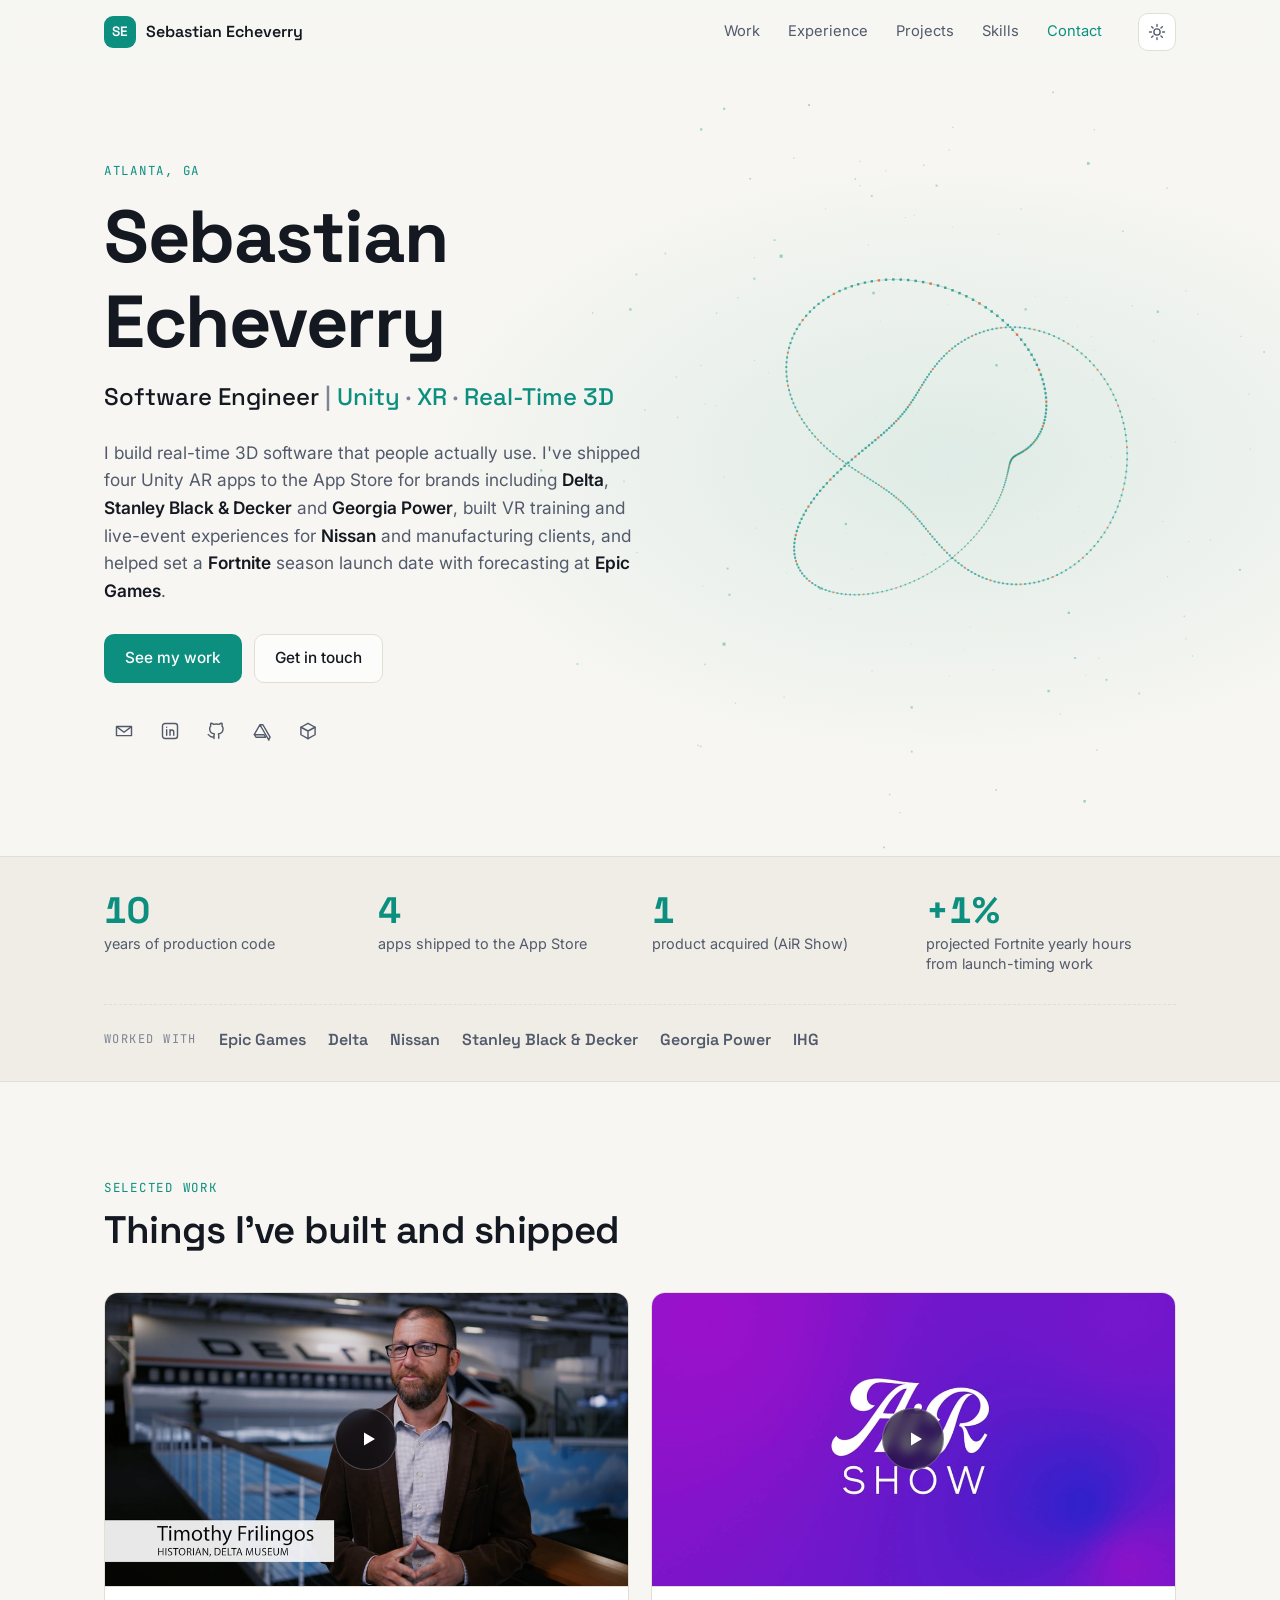
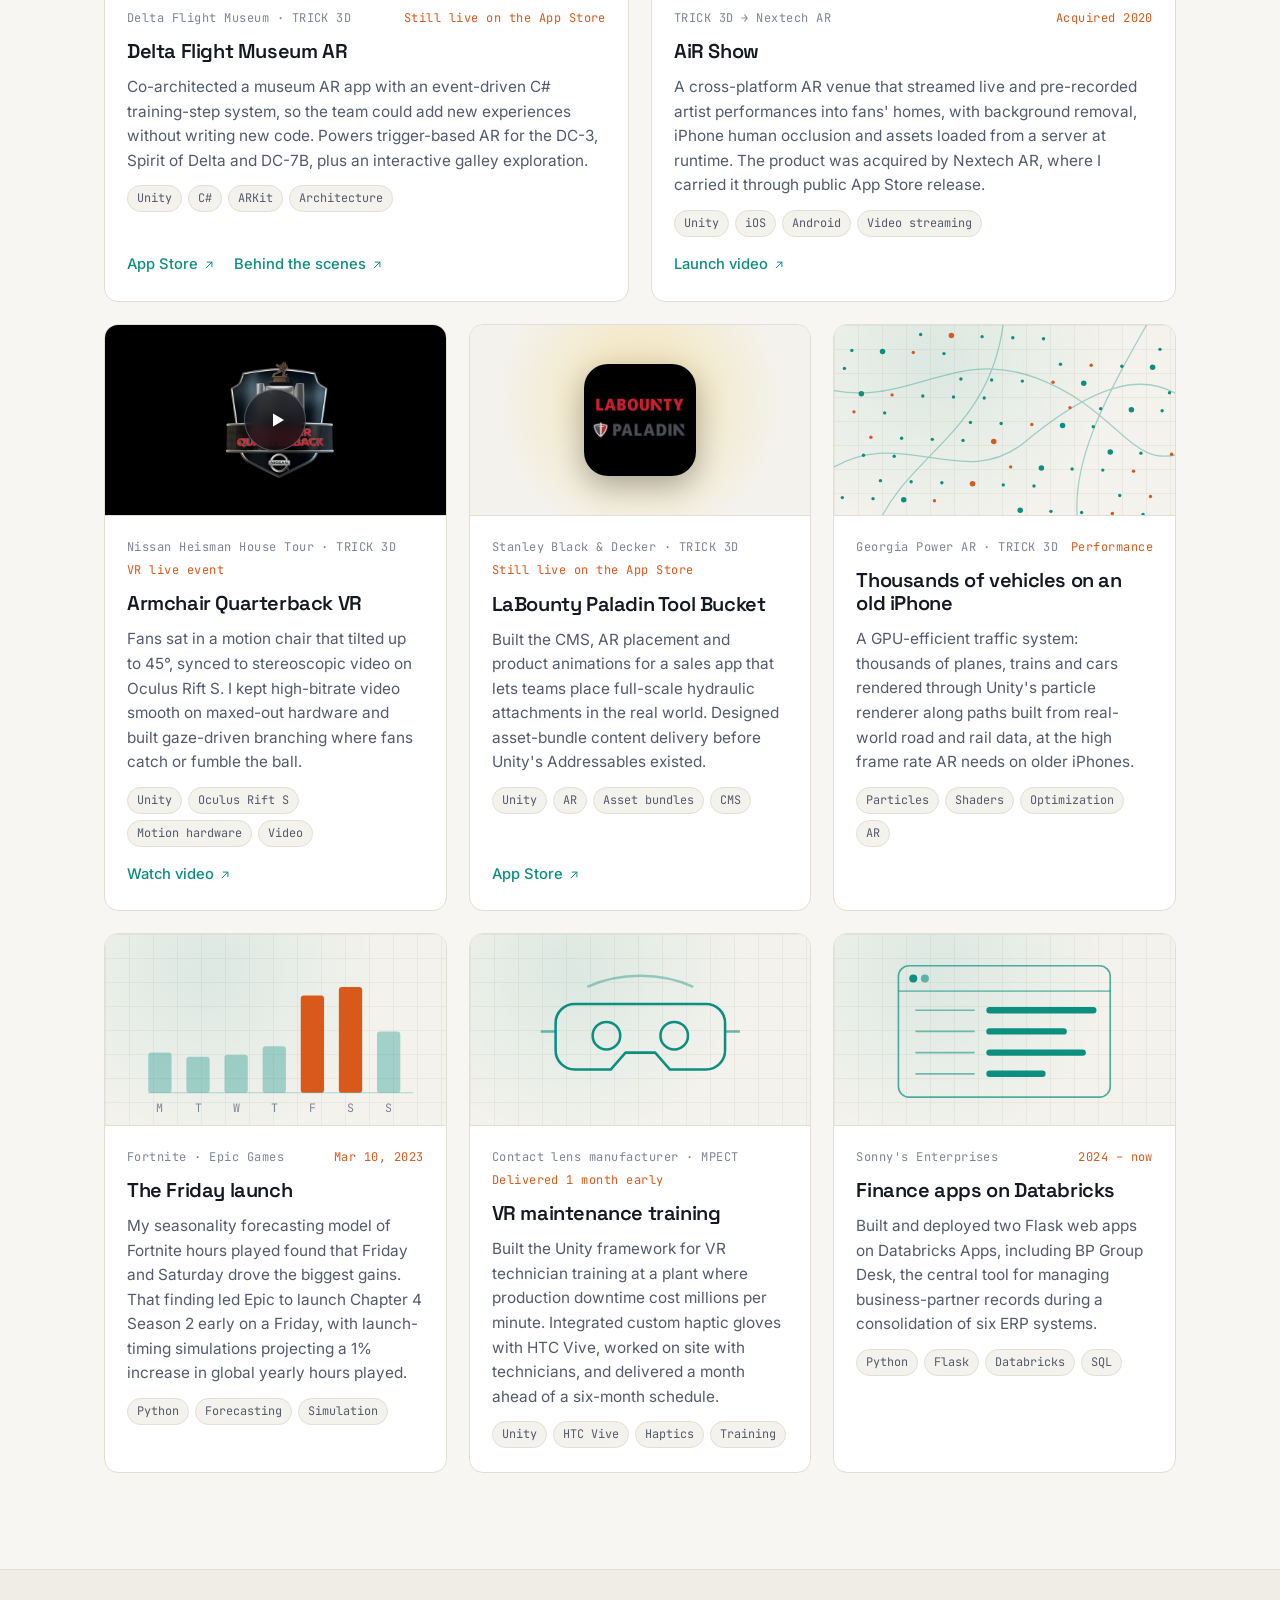
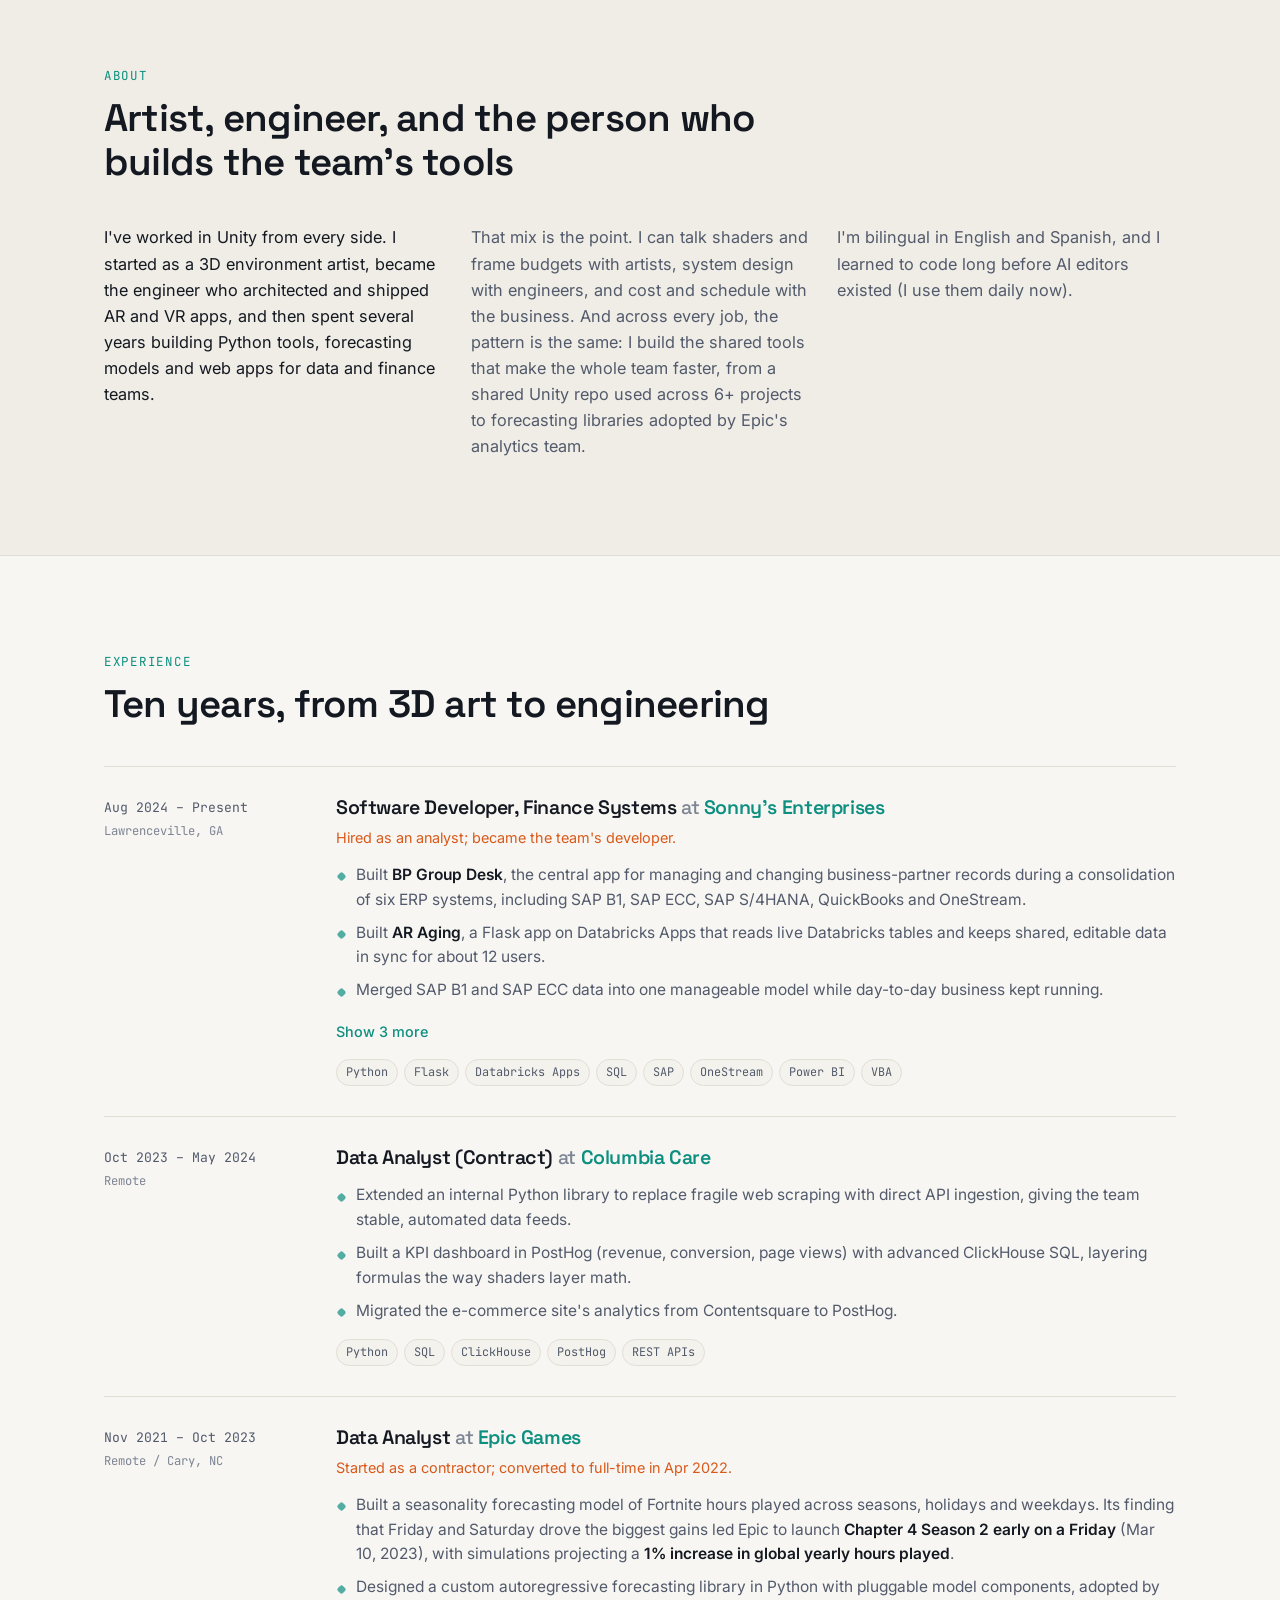
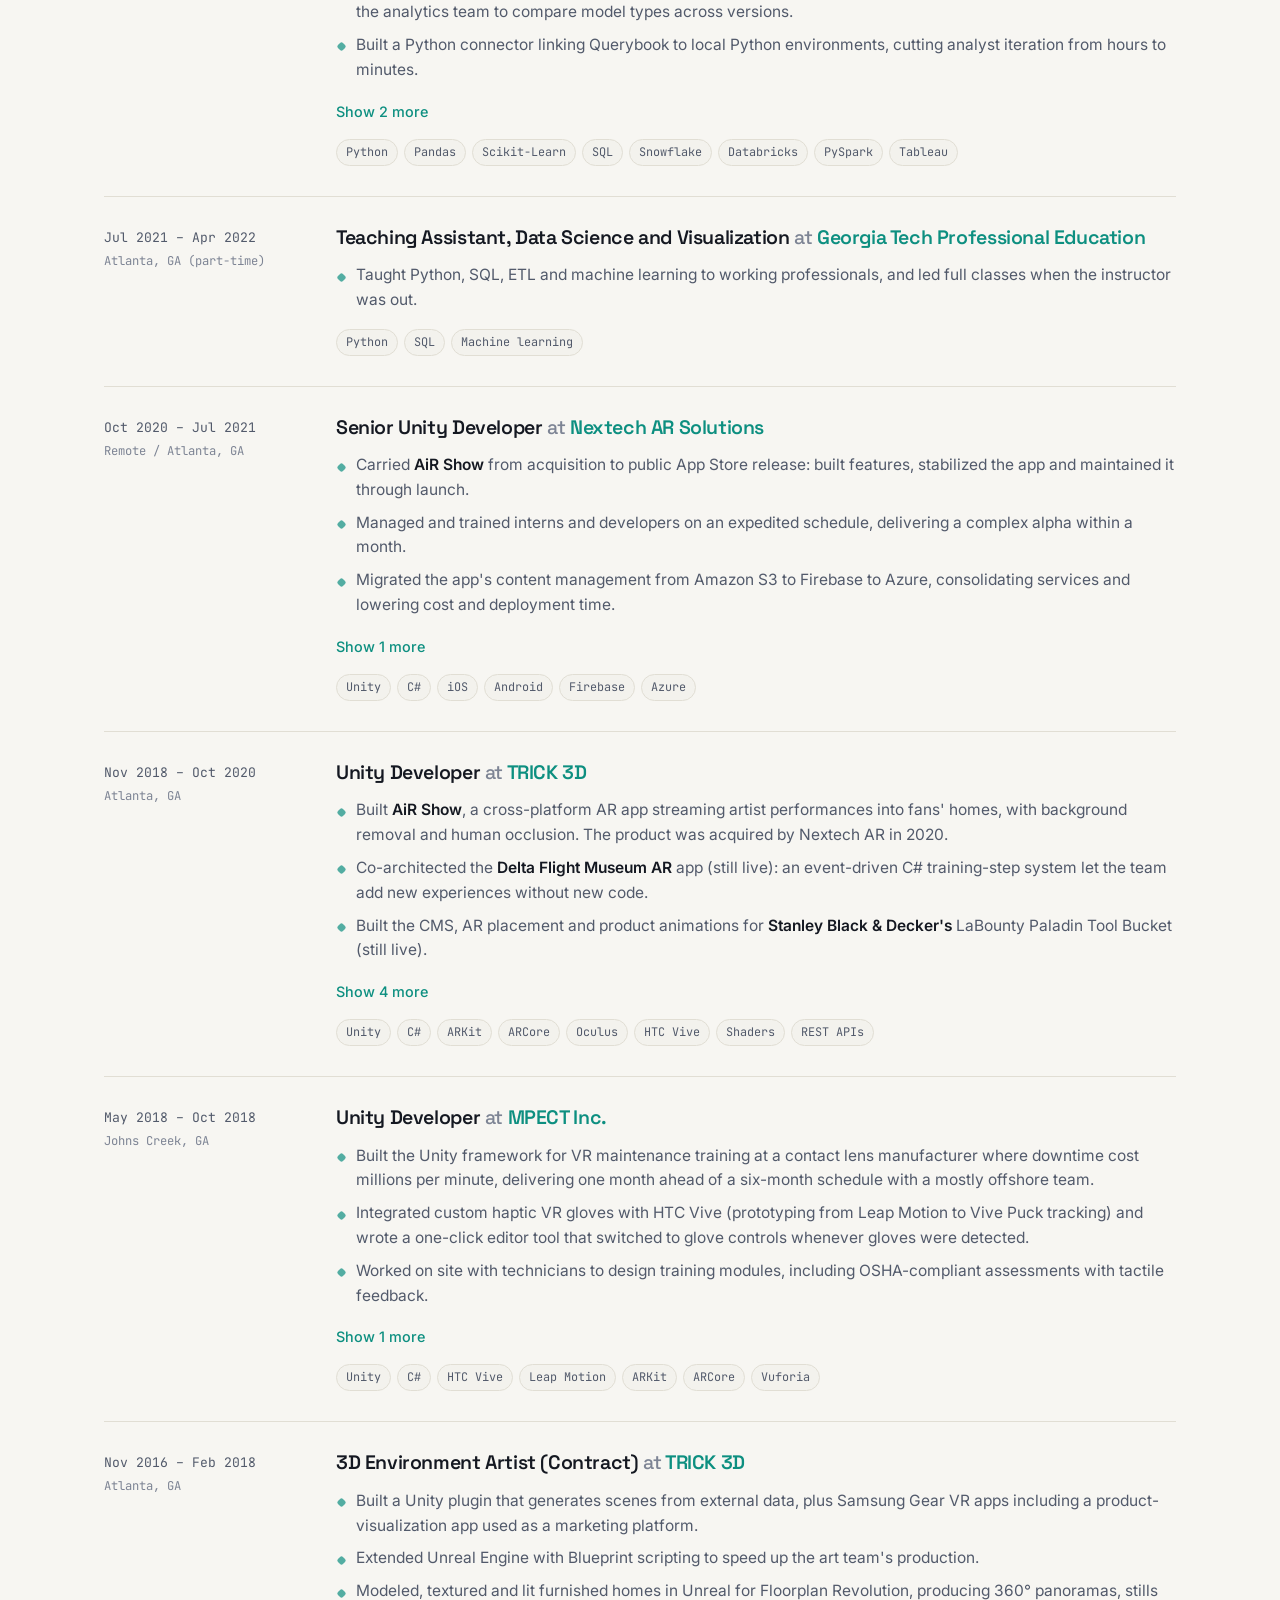
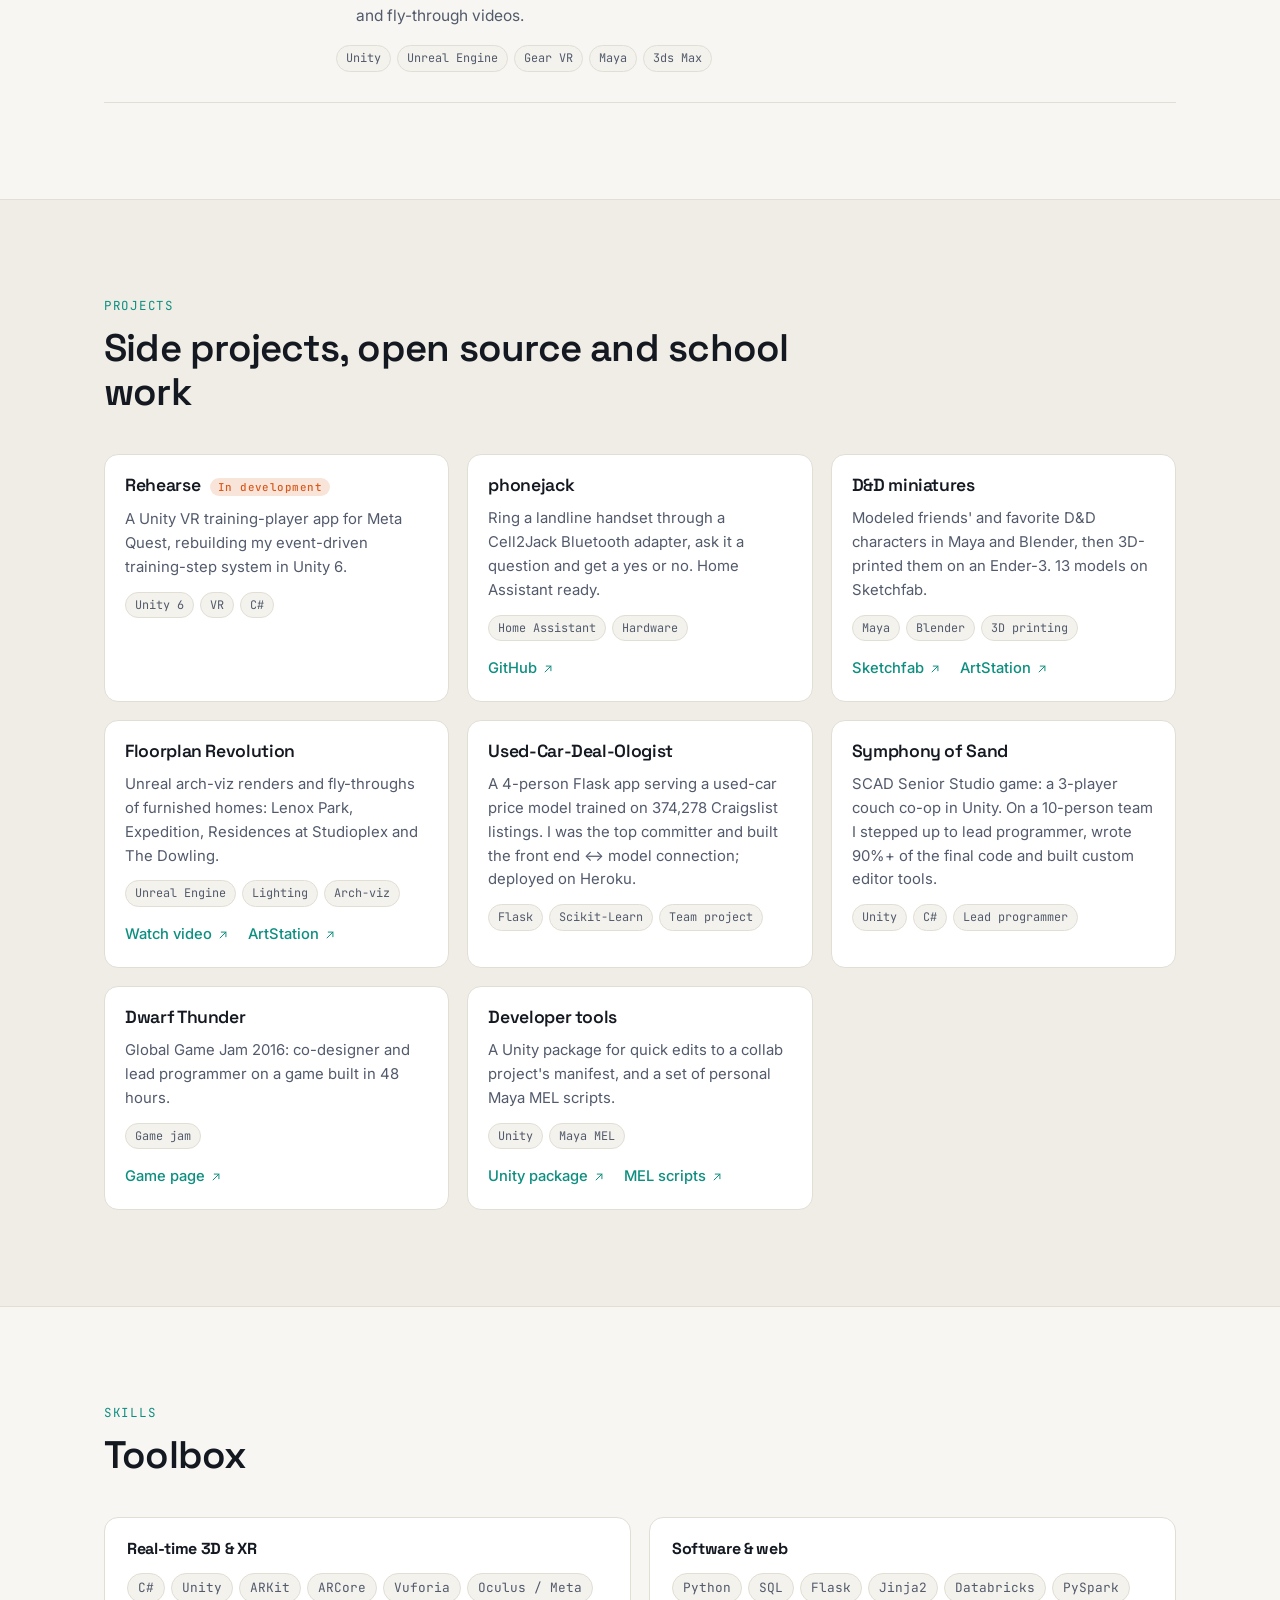
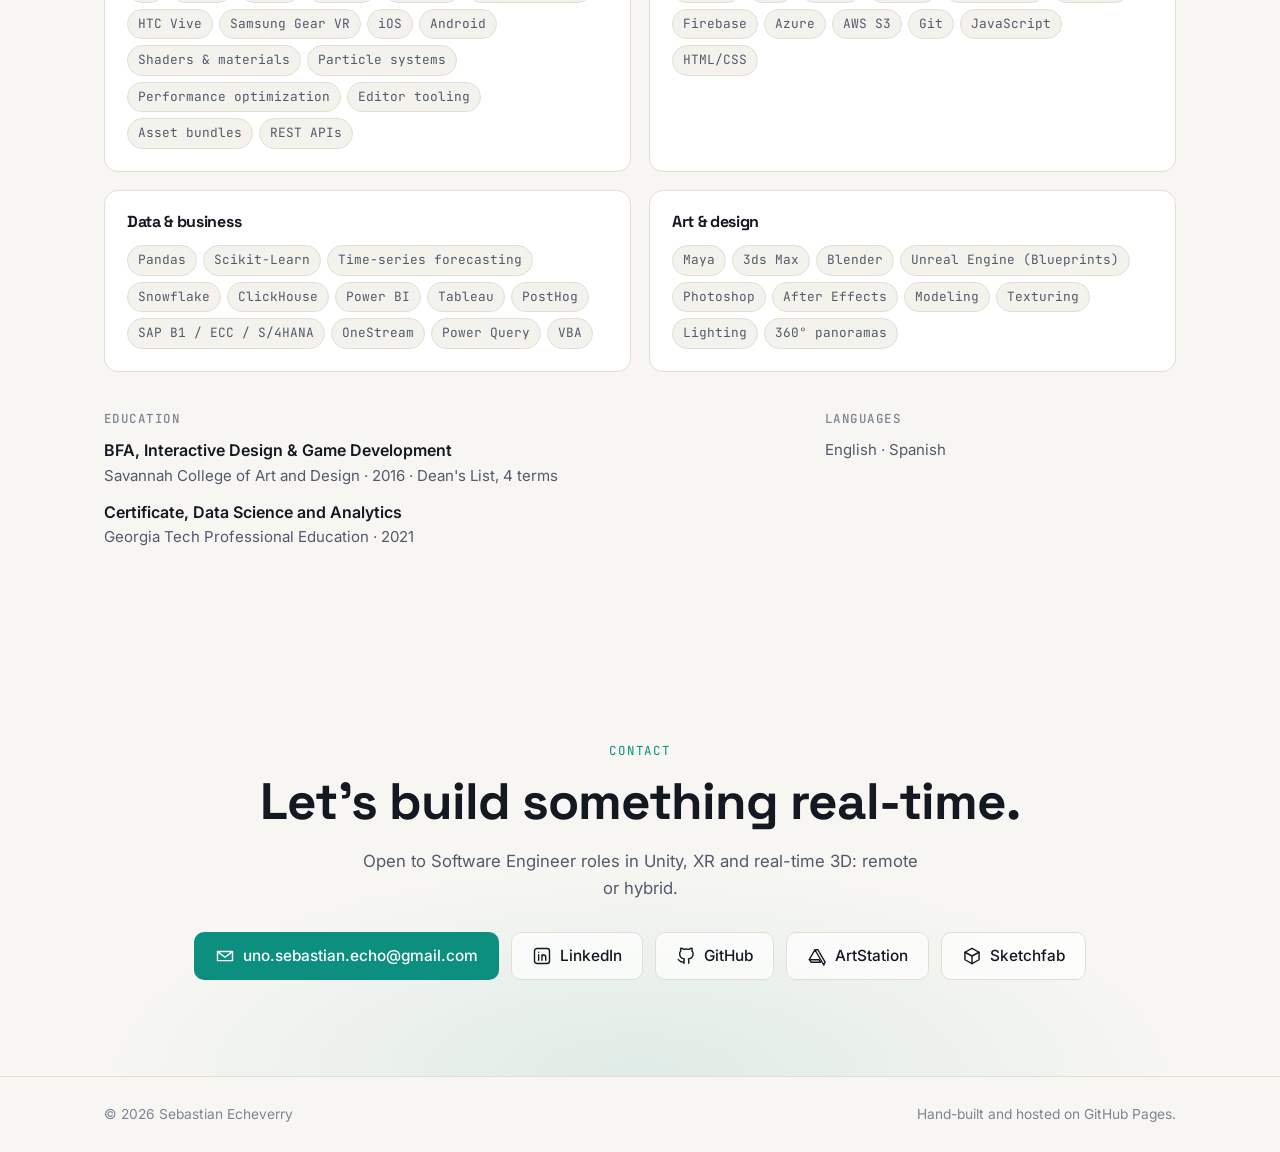
<file: index.html>
<!doctype html>
<html lang="en">
  <head>
    <meta charset="utf-8" />
    <meta name="viewport" content="width=device-width, initial-scale=1" />
    <title>Sebastian Echeverry · Software Engineer | Unity · XR · Real-Time 3D</title>
    <meta
      name="description"
      content="Sebastian Echeverry is an Atlanta-based software engineer working in Unity, XR and real-time 3D. Shipped AR apps for Delta, Stanley Black & Decker and Georgia Power; VR for Nissan; forecasting tools at Epic Games."
    />
    <meta name="theme-color" content="#0b0e14" />
    <link rel="canonical" href="https://uno-sebastian.github.io/" />
    <link rel="icon" href="assets/img/favicon.svg" type="image/svg+xml" />

    <meta property="og:type" content="website" />
    <meta property="og:url" content="https://uno-sebastian.github.io/" />
    <meta property="og:title" content="Sebastian Echeverry · Software Engineer | Unity · XR · Real-Time 3D" />
    <meta
      property="og:description"
      content="AR and VR apps for Delta, Stanley Black & Decker, Georgia Power and Nissan; forecasting tools at Epic Games; full-stack apps on Databricks."
    />
    <meta property="og:image" content="https://uno-sebastian.github.io/assets/img/delta-museum.jpg" />
    <meta name="twitter:card" content="summary_large_image" />

    <link rel="preconnect" href="https://fonts.googleapis.com" />
    <link rel="preconnect" href="https://fonts.gstatic.com" crossorigin />
    <link
      href="https://fonts.googleapis.com/css2?family=Inter:wght@400;500;600&family=JetBrains+Mono:wght@400;500&family=Space+Grotesk:wght@500;600;700&display=swap"
      rel="stylesheet"
    />
    <link rel="stylesheet" href="assets/css/style.css" />

    <script>
      // Apply the saved light/dark choice before the page paints.
      try {
        var t = localStorage.getItem("theme");
        if (t === "light" || t === "dark") document.documentElement.setAttribute("data-theme", t);
      } catch (e) {}
    </script>
  </head>
  <body>
    <a class="skip-link" href="#main">Skip to content</a>

    <header class="site-header">
      <div class="container header-inner">
        <a class="brand" href="#top" aria-label="Back to top"><span class="brand-mark">SE</span><span class="brand-name" data-bind="name"></span></a>
        <nav class="nav" aria-label="Sections">
          <a href="#work">Work</a>
          <a href="#experience">Experience</a>
          <a href="#projects">Projects</a>
          <a href="#skills">Skills</a>
          <a href="#contact" class="nav-cta">Contact</a>
        </nav>
        <button class="theme-toggle" type="button" aria-label="Switch light or dark theme">
          <svg class="icon-sun" viewBox="0 0 24 24" aria-hidden="true"><circle cx="12" cy="12" r="4.2" /><path d="M12 2v2.5M12 19.5V22M2 12h2.5M19.5 12H22M4.9 4.9l1.8 1.8M17.3 17.3l1.8 1.8M4.9 19.1l1.8-1.8M17.3 6.7l1.8-1.8" /></svg>
          <svg class="icon-moon" viewBox="0 0 24 24" aria-hidden="true"><path d="M20 14.5A8 8 0 0 1 9.5 4a8 8 0 1 0 10.5 10.5Z" /></svg>
        </button>
      </div>
    </header>

    <main id="main">
      <section class="hero" id="top">
        <canvas class="hero-canvas" aria-hidden="true"></canvas>
        <div class="container hero-inner">
          <p class="eyebrow" data-bind="location"></p>
          <h1 class="hero-title"><span data-bind="name"></span></h1>
          <p class="hero-role"><span data-bind="headline"></span> <span class="hero-specialties" data-bind="specialties"></span></p>
          <p class="hero-intro" data-bind="intro"></p>
          <div class="hero-actions">
            <a class="btn btn-primary" href="#work">See my work</a>
            <a class="btn btn-ghost" href="#contact">Get in touch</a>
          </div>
          <ul class="social" data-bind="social"></ul>
        </div>
      </section>

      <section class="stats-band" aria-label="Highlights">
        <div class="container">
          <ul class="stats" data-bind="stats"></ul>
          <div class="brands"><span class="brands-label">Worked with</span><ul data-bind="brands"></ul></div>
        </div>
      </section>

      <section class="section" id="work">
        <div class="container">
          <header class="section-head">
            <p class="eyebrow">Selected work</p>
            <h2>Things I've built and shipped</h2>
          </header>
          <div class="work-grid" data-bind="work"></div>
        </div>
      </section>

      <section class="section section-alt" id="about">
        <div class="container about">
          <header class="section-head">
            <p class="eyebrow">About</p>
            <h2>Artist, engineer, and the person who builds the team's tools</h2>
          </header>
          <div class="about-body" data-bind="about"></div>
        </div>
      </section>

      <section class="section" id="experience">
        <div class="container">
          <header class="section-head">
            <p class="eyebrow">Experience</p>
            <h2>Ten years, from 3D art to engineering</h2>
          </header>
          <ol class="timeline" data-bind="experience"></ol>
        </div>
      </section>

      <section class="section section-alt" id="projects">
        <div class="container">
          <header class="section-head">
            <p class="eyebrow">Projects</p>
            <h2>Side projects, open source and school work</h2>
          </header>
          <div class="project-grid" data-bind="projects"></div>
        </div>
      </section>

      <section class="section" id="skills">
        <div class="container">
          <header class="section-head">
            <p class="eyebrow">Skills</p>
            <h2>Toolbox</h2>
          </header>
          <div class="skills" data-bind="skills"></div>
          <div class="edu-row">
            <div>
              <h3 class="mini-head">Education</h3>
              <ul class="edu" data-bind="education"></ul>
            </div>
            <div>
              <h3 class="mini-head">Languages</h3>
              <p class="langs" data-bind="languages"></p>
            </div>
          </div>
        </div>
      </section>

      <section class="section contact" id="contact">
        <div class="container contact-inner">
          <p class="eyebrow">Contact</p>
          <h2>Let's build something real-time.</h2>
          <p class="contact-note" data-bind="availability"></p>
          <div class="hero-actions" data-bind="contact"></div>
        </div>
      </section>
    </main>

    <footer class="site-footer">
      <div class="container footer-inner">
        <p>© <span data-bind="year"></span> <span data-bind="name"></span></p>
        <p>Hand-built and hosted on GitHub Pages.</p>
      </div>
    </footer>

    <div class="video-modal" hidden>
      <div class="video-modal-backdrop" data-close></div>
      <div class="video-modal-dialog" role="dialog" aria-modal="true" aria-label="Video player">
        <button class="video-modal-close" type="button" aria-label="Close video" data-close>×</button>
        <div class="video-frame"></div>
      </div>
    </div>

    <noscript>
      <div class="noscript">
        <h1>Sebastian Echeverry</h1>
        <p>Software Engineer · Unity · XR · Real-Time 3D · Atlanta, GA</p>
        <p>
          <a href="https://www.linkedin.com/in/uno-sebastian">LinkedIn</a> ·
          <a href="https://github.com/uno-sebastian">GitHub</a> ·
          <a href="https://uno-sebastian.artstation.com/">ArtStation</a>
        </p>
      </div>
    </noscript>

    <script src="content.js"></script>
    <script src="assets/js/main.js"></script>
  </body>
</html>
</file>
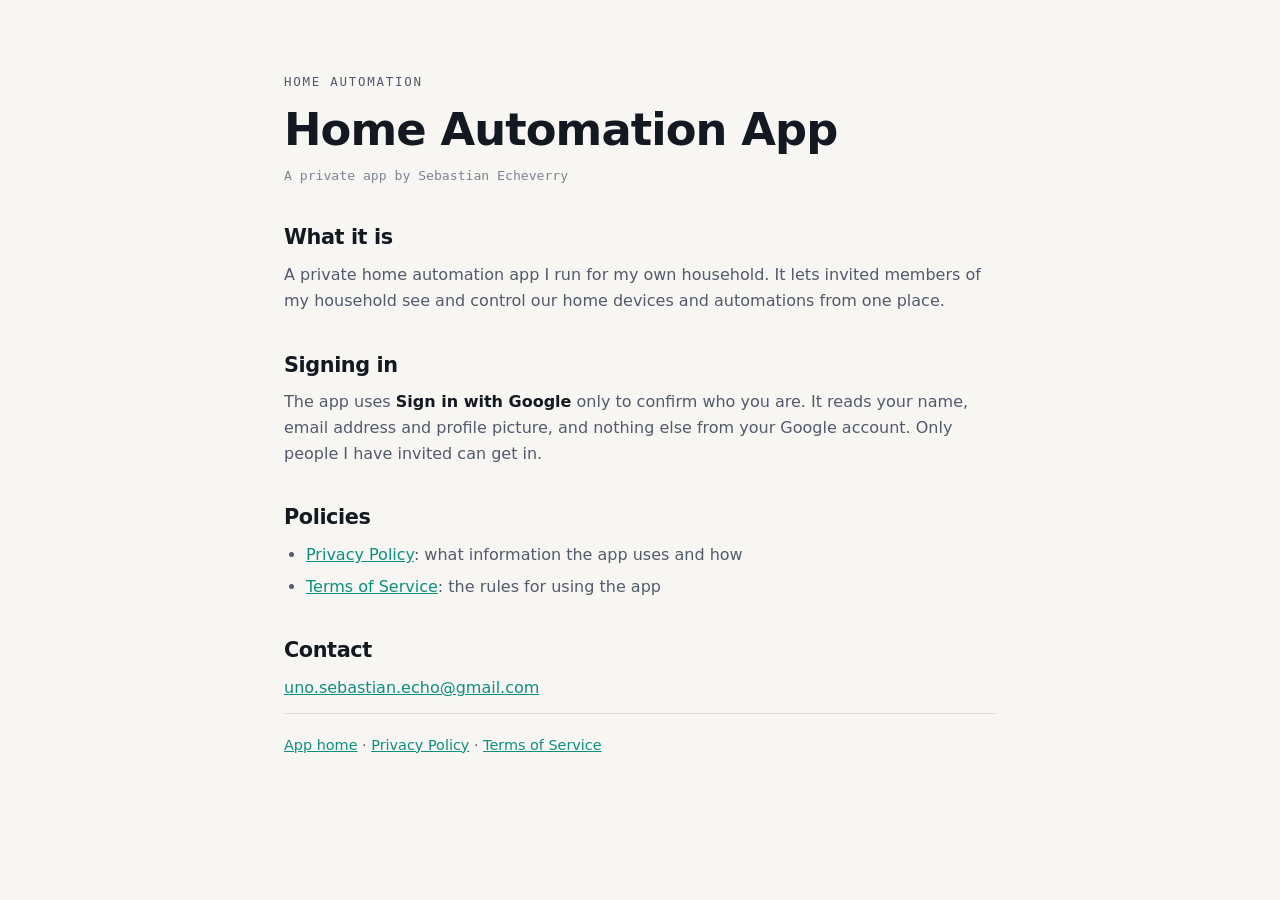
<file: home-automation.html>
<!doctype html>
<html lang="en">
  <head>
    <meta charset="utf-8" />
    <meta name="viewport" content="width=device-width, initial-scale=1" />
    <title>Home Automation App · Home Automation</title>
    <meta name="description" content="A private home automation app by Sebastian Echeverry, with links to its privacy policy and terms of service." />
    <!-- Public so Google can reach it, but kept out of search results and not linked from the portfolio. -->
    <meta name="robots" content="noindex, nofollow" />
    <link rel="canonical" href="https://uno-sebastian.github.io/home-automation.html" />
    <link rel="icon" href="/assets/img/favicon.svg" type="image/svg+xml" />
    <link rel="stylesheet" href="/assets/css/style.css" />
    <script>
      try {
        var t = localStorage.getItem("theme");
        if (t === "light" || t === "dark") document.documentElement.setAttribute("data-theme", t);
      } catch (e) {}
    </script>
    <style>
      .policy { max-width: 760px; padding-top: 72px; padding-bottom: 96px; }
      .policy h1 { font-size: clamp(2rem, 5vw, 2.8rem); margin-top: 12px; }
      .policy .updated { margin-top: 10px; color: var(--text-faint); font-family: var(--font-mono); font-size: 0.82rem; }
      .policy h2 { font-size: 1.3rem; margin: 40px 0 12px; }
      .policy p, .policy li { color: var(--text-muted); }
      .policy p + p { margin-top: 12px; }
      .policy ul { list-style: disc; padding-left: 22px; display: flex; flex-direction: column; gap: 6px; margin-top: 10px; }
      .policy a { color: var(--accent); }
      .policy strong { color: var(--text); }
      .policy-links { margin-top: 56px; padding-top: 20px; border-top: 1px solid var(--border); font-size: 0.9rem; }
    </style>
  </head>
  <body>
    <main class="container policy">
      <p class="eyebrow">Home Automation</p>
      <h1>Home Automation App</h1>
      <p class="updated">A private app by Sebastian Echeverry</p>

      <h2>What it is</h2>
      <p>A private home automation app I run for my own household. It lets invited members of my household see and control our home devices and automations from one place.</p>

      <h2>Signing in</h2>
      <p>The app uses <strong>Sign in with Google</strong> only to confirm who you are. It reads your name, email address and profile picture, and nothing else from your Google account. Only people I have invited can get in.</p>

      <h2>Policies</h2>
      <ul>
        <li><a href="/privacy.html">Privacy Policy</a>: what information the app uses and how</li>
        <li><a href="/terms.html">Terms of Service</a>: the rules for using the app</li>
      </ul>

      <h2>Contact</h2>
      <p><a href="mailto:uno.sebastian.echo@gmail.com">uno.sebastian.echo@gmail.com</a></p>
      <p class="policy-links"><a href="/home-automation.html">App home</a> · <a href="/privacy.html">Privacy Policy</a> · <a href="/terms.html">Terms of Service</a></p>
    </main>
  </body>
</html>
</file>
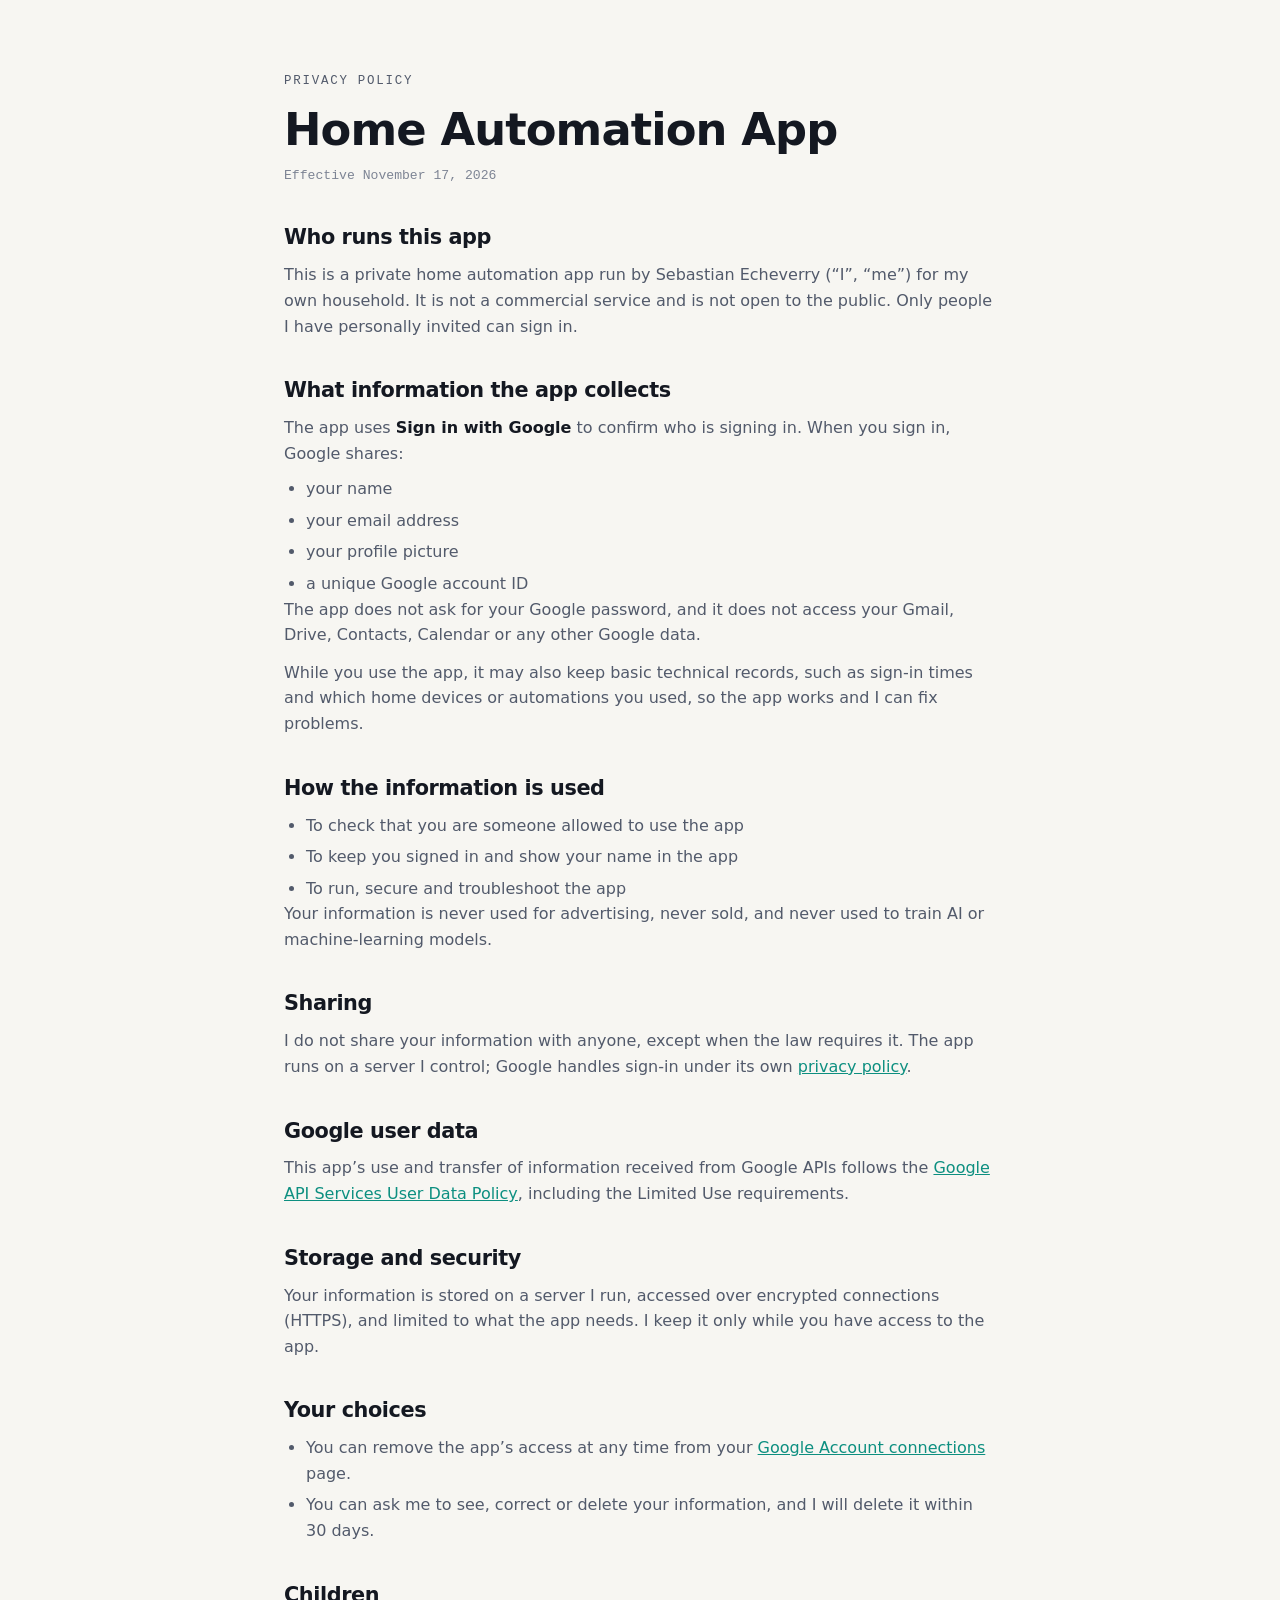
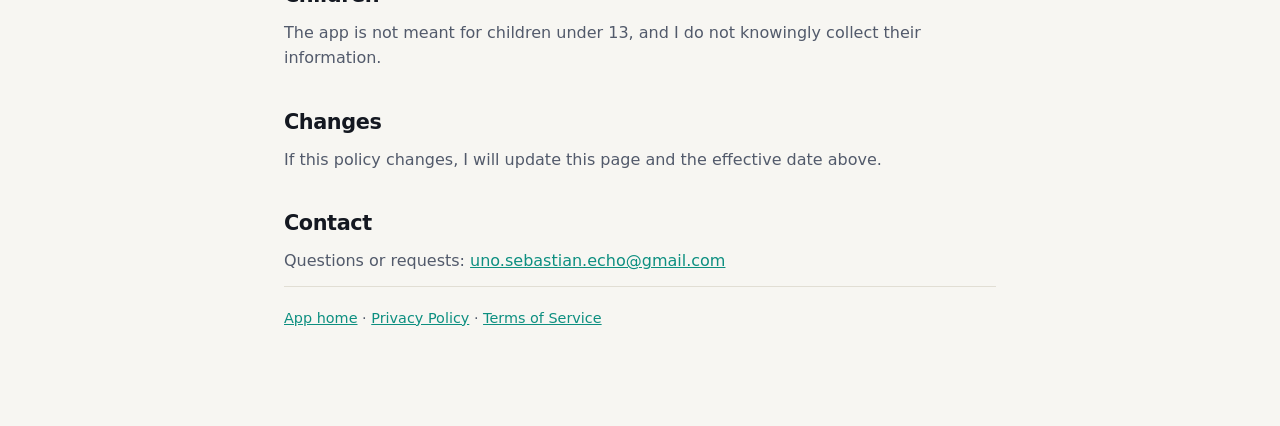
<file: privacy.html>
<!doctype html>
<html lang="en">
  <head>
    <meta charset="utf-8" />
    <meta name="viewport" content="width=device-width, initial-scale=1" />
    <title>Privacy Policy · Home Automation</title>
    <meta name="description" content="Privacy policy for Sebastian Echeverry's personal home automation app and its Google sign-in." />
    <!-- Public so Google can reach it, but kept out of search results and not linked from the portfolio. -->
    <meta name="robots" content="noindex, nofollow" />
    <link rel="canonical" href="https://uno-sebastian.github.io/privacy.html" />
    <link rel="icon" href="/assets/img/favicon.svg" type="image/svg+xml" />
    <link rel="stylesheet" href="/assets/css/style.css" />
    <script>
      try {
        var t = localStorage.getItem("theme");
        if (t === "light" || t === "dark") document.documentElement.setAttribute("data-theme", t);
      } catch (e) {}
    </script>
    <style>
      .policy { max-width: 760px; padding-top: 72px; padding-bottom: 96px; }
      .policy h1 { font-size: clamp(2rem, 5vw, 2.8rem); margin-top: 12px; }
      .policy .updated { margin-top: 10px; color: var(--text-faint); font-family: var(--font-mono); font-size: 0.82rem; }
      .policy h2 { font-size: 1.3rem; margin: 40px 0 12px; }
      .policy p, .policy li { color: var(--text-muted); }
      .policy p + p { margin-top: 12px; }
      .policy ul { list-style: disc; padding-left: 22px; display: flex; flex-direction: column; gap: 6px; margin-top: 10px; }
      .policy a { color: var(--accent); }
      .policy strong { color: var(--text); }
      .policy-links { margin-top: 56px; padding-top: 20px; border-top: 1px solid var(--border); font-size: 0.9rem; }
    </style>
  </head>
  <body>
    <main class="container policy">
      <p class="eyebrow">Privacy Policy</p>
      <h1>Home Automation App</h1>
      <p class="updated">Effective November 17, 2026</p>

      <h2>Who runs this app</h2>
      <p>
        This is a private home automation app run by Sebastian Echeverry (“I”, “me”) for my own household. It is not a
        commercial service and is not open to the public. Only people I have personally invited can sign in.
      </p>

      <h2>What information the app collects</h2>
      <p>The app uses <strong>Sign in with Google</strong> to confirm who is signing in. When you sign in, Google shares:</p>
      <ul>
        <li>your name</li>
        <li>your email address</li>
        <li>your profile picture</li>
        <li>a unique Google account ID</li>
      </ul>
      <p>
        The app does not ask for your Google password, and it does not access your Gmail, Drive, Contacts, Calendar or
        any other Google data.
      </p>
      <p>
        While you use the app, it may also keep basic technical records, such as sign-in times and which home devices
        or automations you used, so the app works and I can fix problems.
      </p>

      <h2>How the information is used</h2>
      <ul>
        <li>To check that you are someone allowed to use the app</li>
        <li>To keep you signed in and show your name in the app</li>
        <li>To run, secure and troubleshoot the app</li>
      </ul>
      <p>Your information is never used for advertising, never sold, and never used to train AI or machine-learning models.</p>

      <h2>Sharing</h2>
      <p>
        I do not share your information with anyone, except when the law requires it. The app runs on a server I control;
        Google handles sign-in under its own <a href="https://policies.google.com/privacy" target="_blank" rel="noopener">privacy policy</a>.
      </p>

      <h2>Google user data</h2>
      <p>
        This app’s use and transfer of information received from Google APIs follows the
        <a href="https://developers.google.com/terms/api-services-user-data-policy" target="_blank" rel="noopener">Google API Services User Data Policy</a>,
        including the Limited Use requirements.
      </p>

      <h2>Storage and security</h2>
      <p>
        Your information is stored on a server I run, accessed over encrypted connections (HTTPS), and limited to what the
        app needs. I keep it only while you have access to the app.
      </p>

      <h2>Your choices</h2>
      <ul>
        <li>
          You can remove the app’s access at any time from your
          <a href="https://myaccount.google.com/connections" target="_blank" rel="noopener">Google Account connections</a> page.
        </li>
        <li>You can ask me to see, correct or delete your information, and I will delete it within 30 days.</li>
      </ul>

      <h2>Children</h2>
      <p>The app is not meant for children under 13, and I do not knowingly collect their information.</p>

      <h2>Changes</h2>
      <p>If this policy changes, I will update this page and the effective date above.</p>

      <h2>Contact</h2>
      <p>Questions or requests: <a href="mailto:uno.sebastian.echo@gmail.com">uno.sebastian.echo@gmail.com</a></p>
      <p class="policy-links"><a href="/home-automation.html">App home</a> · <a href="/privacy.html">Privacy Policy</a> · <a href="/terms.html">Terms of Service</a></p>
    </main>
  </body>
</html>
</file>
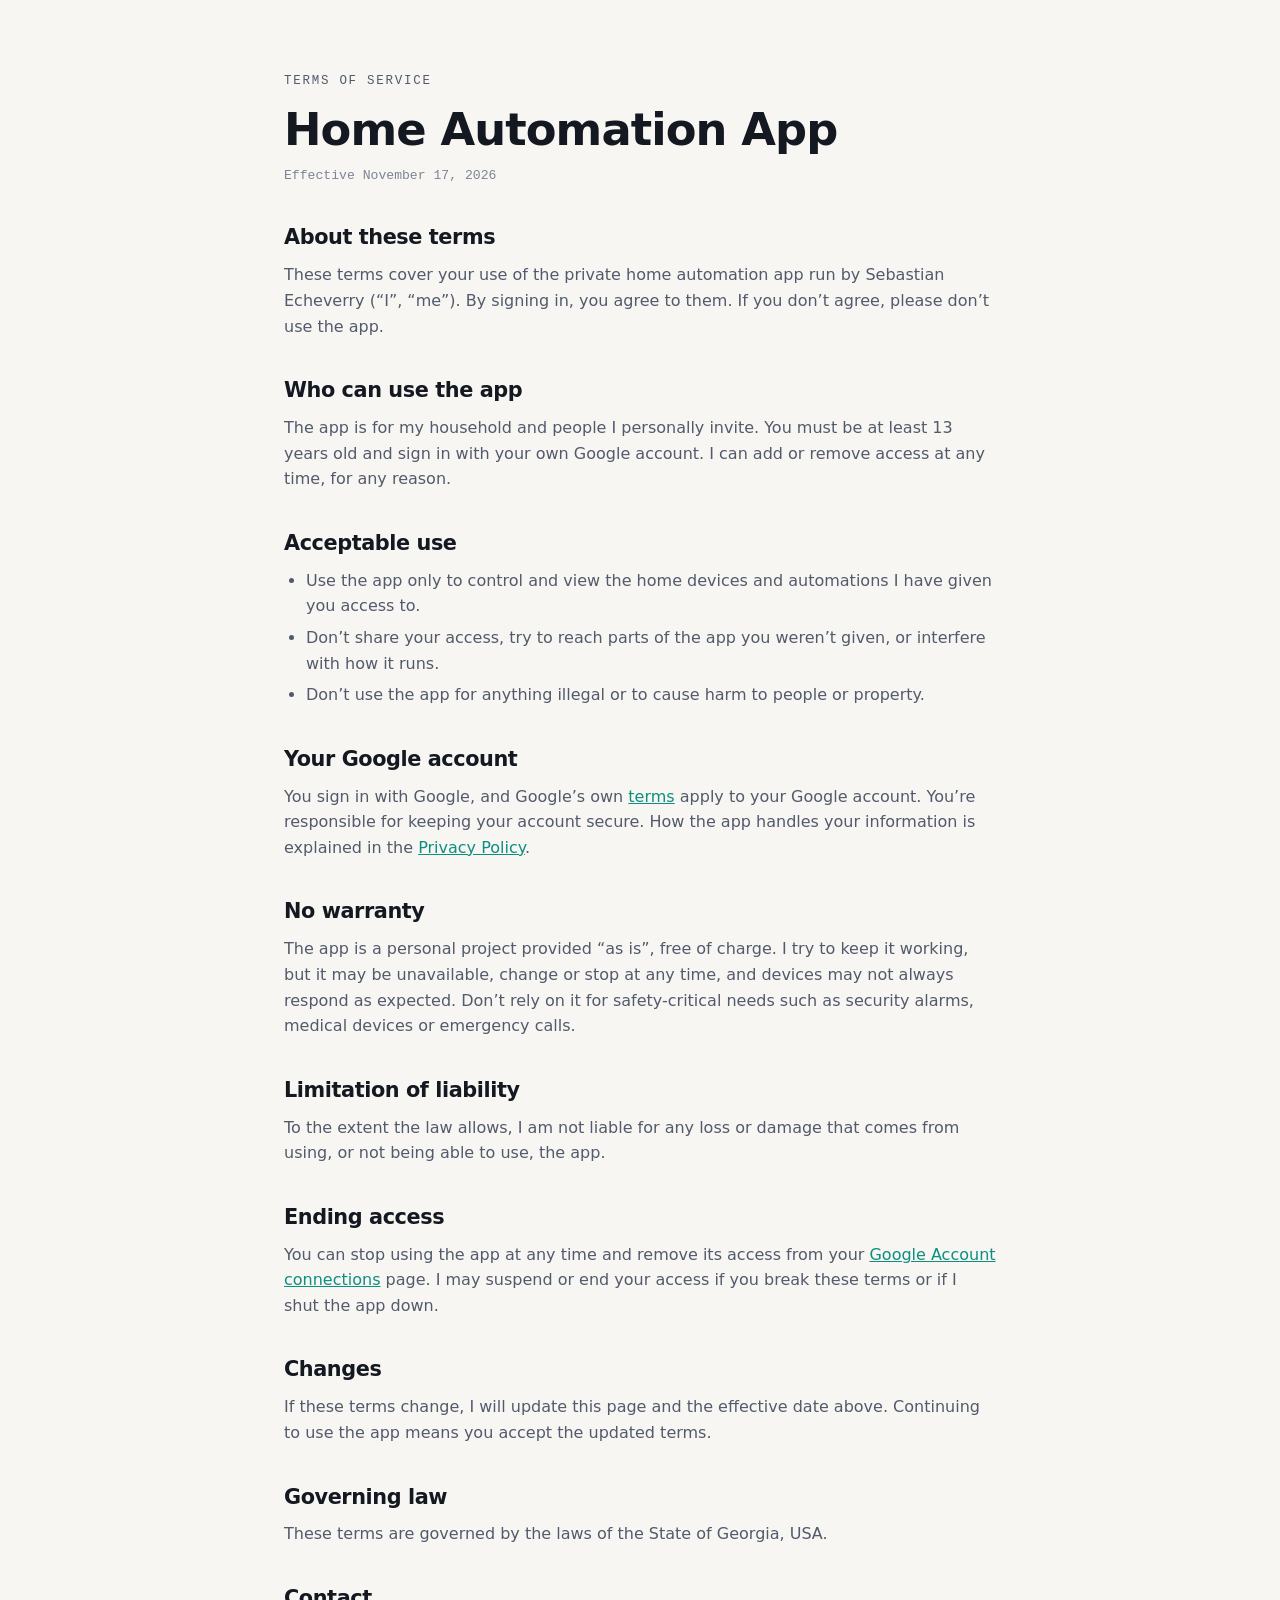
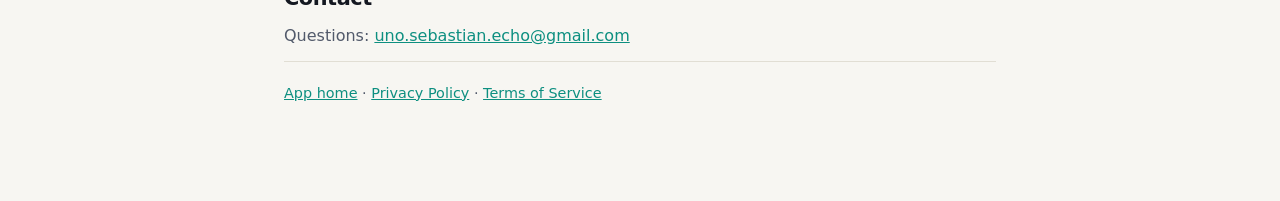
<file: terms.html>
<!doctype html>
<html lang="en">
  <head>
    <meta charset="utf-8" />
    <meta name="viewport" content="width=device-width, initial-scale=1" />
    <title>Terms of Service · Home Automation</title>
    <meta name="description" content="Terms of service for Sebastian Echeverry's personal home automation app." />
    <!-- Public so Google can reach it, but kept out of search results and not linked from the portfolio. -->
    <meta name="robots" content="noindex, nofollow" />
    <link rel="canonical" href="https://uno-sebastian.github.io/terms.html" />
    <link rel="icon" href="/assets/img/favicon.svg" type="image/svg+xml" />
    <link rel="stylesheet" href="/assets/css/style.css" />
    <script>
      try {
        var t = localStorage.getItem("theme");
        if (t === "light" || t === "dark") document.documentElement.setAttribute("data-theme", t);
      } catch (e) {}
    </script>
    <style>
      .policy { max-width: 760px; padding-top: 72px; padding-bottom: 96px; }
      .policy h1 { font-size: clamp(2rem, 5vw, 2.8rem); margin-top: 12px; }
      .policy .updated { margin-top: 10px; color: var(--text-faint); font-family: var(--font-mono); font-size: 0.82rem; }
      .policy h2 { font-size: 1.3rem; margin: 40px 0 12px; }
      .policy p, .policy li { color: var(--text-muted); }
      .policy p + p { margin-top: 12px; }
      .policy ul { list-style: disc; padding-left: 22px; display: flex; flex-direction: column; gap: 6px; margin-top: 10px; }
      .policy a { color: var(--accent); }
      .policy strong { color: var(--text); }
      .policy-links { margin-top: 56px; padding-top: 20px; border-top: 1px solid var(--border); font-size: 0.9rem; }
    </style>
  </head>
  <body>
    <main class="container policy">
      <p class="eyebrow">Terms of Service</p>
      <h1>Home Automation App</h1>
      <p class="updated">Effective November 17, 2026</p>

      <h2>About these terms</h2>
      <p>These terms cover your use of the private home automation app run by Sebastian Echeverry (“I”, “me”). By signing in, you agree to them. If you don’t agree, please don’t use the app.</p>

      <h2>Who can use the app</h2>
      <p>The app is for my household and people I personally invite. You must be at least 13 years old and sign in with your own Google account. I can add or remove access at any time, for any reason.</p>

      <h2>Acceptable use</h2>
      <ul>
        <li>Use the app only to control and view the home devices and automations I have given you access to.</li>
        <li>Don’t share your access, try to reach parts of the app you weren’t given, or interfere with how it runs.</li>
        <li>Don’t use the app for anything illegal or to cause harm to people or property.</li>
      </ul>

      <h2>Your Google account</h2>
      <p>You sign in with Google, and Google’s own <a href="https://policies.google.com/terms" target="_blank" rel="noopener">terms</a> apply to your Google account. You’re responsible for keeping your account secure. How the app handles your information is explained in the <a href="/privacy.html">Privacy Policy</a>.</p>

      <h2>No warranty</h2>
      <p>The app is a personal project provided “as is”, free of charge. I try to keep it working, but it may be unavailable, change or stop at any time, and devices may not always respond as expected. Don’t rely on it for safety-critical needs such as security alarms, medical devices or emergency calls.</p>

      <h2>Limitation of liability</h2>
      <p>To the extent the law allows, I am not liable for any loss or damage that comes from using, or not being able to use, the app.</p>

      <h2>Ending access</h2>
      <p>You can stop using the app at any time and remove its access from your <a href="https://myaccount.google.com/connections" target="_blank" rel="noopener">Google Account connections</a> page. I may suspend or end your access if you break these terms or if I shut the app down.</p>

      <h2>Changes</h2>
      <p>If these terms change, I will update this page and the effective date above. Continuing to use the app means you accept the updated terms.</p>

      <h2>Governing law</h2>
      <p>These terms are governed by the laws of the State of Georgia, USA.</p>

      <h2>Contact</h2>
      <p>Questions: <a href="mailto:uno.sebastian.echo@gmail.com">uno.sebastian.echo@gmail.com</a></p>
      <p class="policy-links"><a href="/home-automation.html">App home</a> · <a href="/privacy.html">Privacy Policy</a> · <a href="/terms.html">Terms of Service</a></p>
    </main>
  </body>
</html>
</file>
<file: assets/css/style.css>
/* ==========================================================================
   Tokens
   ========================================================================== */
:root {
  --bg: #0b0e14;
  --bg-alt: #10141c;
  --surface: #151a24;
  --surface-2: #1b2130;
  --border: #252c3b;
  --text: #e8ebf1;
  --text-muted: #9aa3b5;
  --text-faint: #6b7489;
  --accent: #5eead4;
  --accent-2: #fb923c;
  --accent-ink: #062621;
  --accent-soft: rgba(94, 234, 212, 0.12);
  --shadow: 0 1px 2px rgba(0, 0, 0, 0.3), 0 12px 32px rgba(0, 0, 0, 0.25);
  --radius: 14px;
  --font-body: "Inter", system-ui, -apple-system, "Segoe UI", Roboto, sans-serif;
  --font-head: "Space Grotesk", "Inter", system-ui, sans-serif;
  --font-mono: "JetBrains Mono", ui-monospace, "Cascadia Code", Consolas, monospace;
  --container: 1120px;
  --header-h: 64px;
  color-scheme: dark;
}

@media (prefers-color-scheme: light) {
  :root:not([data-theme="dark"]) {
    --bg: #f7f6f2;
    --bg-alt: #efede6;
    --surface: #ffffff;
    --surface-2: #f3f2ed;
    --border: #e1ded4;
    --text: #141821;
    --text-muted: #525a6b;
    --text-faint: #7d8494;
    --accent: #0d8f80;
    --accent-2: #d9591a;
    --accent-ink: #ffffff;
    --accent-soft: rgba(13, 143, 128, 0.1);
    --shadow: 0 1px 2px rgba(20, 24, 33, 0.06), 0 12px 32px rgba(20, 24, 33, 0.08);
    color-scheme: light;
  }
}
:root[data-theme="light"] {
  --bg: #f7f6f2;
  --bg-alt: #efede6;
  --surface: #ffffff;
  --surface-2: #f3f2ed;
  --border: #e1ded4;
  --text: #141821;
  --text-muted: #525a6b;
  --text-faint: #7d8494;
  --accent: #0d8f80;
  --accent-2: #d9591a;
  --accent-ink: #ffffff;
  --accent-soft: rgba(13, 143, 128, 0.1);
  --shadow: 0 1px 2px rgba(20, 24, 33, 0.06), 0 12px 32px rgba(20, 24, 33, 0.08);
  color-scheme: light;
}

/* ==========================================================================
   Base
   ========================================================================== */
*,
*::before,
*::after {
  box-sizing: border-box;
}
html {
  scroll-behavior: smooth;
  scroll-padding-top: calc(var(--header-h) + 12px);
  -webkit-text-size-adjust: 100%;
}
@media (prefers-reduced-motion: reduce) {
  html {
    scroll-behavior: auto;
  }
  *,
  *::before,
  *::after {
    animation: none !important;
    transition: none !important;
  }
}
body {
  margin: 0;
  background: var(--bg);
  color: var(--text);
  font-family: var(--font-body);
  font-size: 16px;
  line-height: 1.6;
  -webkit-font-smoothing: antialiased;
  overflow-x: hidden;
}
body.no-scroll {
  overflow: hidden;
}
img {
  max-width: 100%;
  display: block;
}
a {
  color: inherit;
}
h1,
h2,
h3 {
  font-family: var(--font-head);
  line-height: 1.15;
  margin: 0;
  letter-spacing: -0.02em;
}
p {
  margin: 0;
}
ul,
ol {
  margin: 0;
  padding: 0;
  list-style: none;
}
strong {
  font-weight: 600;
  color: var(--text);
}
:focus-visible {
  outline: 2px solid var(--accent);
  outline-offset: 3px;
  border-radius: 6px;
}
.container {
  width: 100%;
  max-width: var(--container);
  margin: 0 auto;
  padding: 0 24px;
}
@media (max-width: 600px) {
  .container {
    padding: 0 16px;
  }
}
.skip-link {
  position: absolute;
  left: -999px;
  top: 8px;
  z-index: 100;
  background: var(--accent);
  color: var(--accent-ink);
  padding: 8px 14px;
  border-radius: 8px;
}
.skip-link:focus {
  left: 8px;
}
.eyebrow {
  font-family: var(--font-mono);
  font-size: 0.78rem;
  letter-spacing: 0.14em;
  text-transform: uppercase;
  color: var(--accent);
}
.icon {
  width: 20px;
  height: 20px;
  fill: none;
  stroke: currentColor;
  stroke-width: 1.7;
  stroke-linecap: round;
  stroke-linejoin: round;
  flex: none;
}
.icon-sm {
  width: 14px;
  height: 14px;
}

/* ==========================================================================
   Header
   ========================================================================== */
.site-header {
  position: sticky;
  top: 0;
  z-index: 50;
  height: var(--header-h);
  background: color-mix(in srgb, var(--bg) 78%, transparent);
  backdrop-filter: saturate(140%) blur(12px);
  -webkit-backdrop-filter: saturate(140%) blur(12px);
  border-bottom: 1px solid transparent;
  transition: border-color 0.2s;
}
.site-header.is-scrolled {
  border-bottom-color: var(--border);
}
.header-inner {
  height: 100%;
  display: flex;
  align-items: center;
  gap: 24px;
}
.brand {
  display: flex;
  align-items: center;
  gap: 10px;
  text-decoration: none;
  font-family: var(--font-head);
  font-weight: 600;
  white-space: nowrap;
}
.brand-mark {
  display: grid;
  place-items: center;
  width: 32px;
  height: 32px;
  border-radius: 9px;
  background: var(--accent);
  color: var(--accent-ink);
  font-size: 0.85rem;
  letter-spacing: 0;
}
.nav {
  display: flex;
  gap: 4px;
  margin-left: auto;
}
.nav a {
  text-decoration: none;
  color: var(--text-muted);
  font-size: 0.92rem;
  padding: 6px 12px;
  border-radius: 8px;
  transition: color 0.15s, background 0.15s;
}
.nav a:hover,
.nav a.is-active {
  color: var(--text);
  background: var(--surface);
}
.nav a.nav-cta {
  color: var(--accent);
}
.theme-toggle {
  display: grid;
  place-items: center;
  width: 38px;
  height: 38px;
  border-radius: 10px;
  border: 1px solid var(--border);
  background: var(--surface);
  color: var(--text-muted);
  cursor: pointer;
}
.theme-toggle:hover {
  color: var(--text);
}
.theme-toggle svg {
  width: 18px;
  height: 18px;
  fill: none;
  stroke: currentColor;
  stroke-width: 1.8;
  stroke-linecap: round;
}
.icon-sun {
  display: none;
}
:root[data-theme="light"] .icon-sun {
  display: block;
}
:root[data-theme="light"] .icon-moon {
  display: none;
}
@media (prefers-color-scheme: light) {
  :root:not([data-theme="dark"]) .icon-sun {
    display: block;
  }
  :root:not([data-theme="dark"]) .icon-moon {
    display: none;
  }
}
@media (max-width: 760px) {
  .brand-name {
    display: none;
  }
  .nav {
    gap: 0;
    overflow-x: auto;
    scrollbar-width: none;
  }
  .nav a {
    padding: 6px 8px;
    font-size: 0.86rem;
  }
  .header-inner {
    gap: 10px;
  }
}
@media (max-width: 480px) {
  .nav a[href="#skills"],
  .nav a[href="#projects"] {
    display: none;
  }
}

/* ==========================================================================
   Hero
   ========================================================================== */
.hero {
  position: relative;
  min-height: min(88vh, 820px);
  display: flex;
  align-items: center;
  overflow: hidden;
  padding: 72px 0 80px;
}
.hero::before {
  content: "";
  position: absolute;
  inset: 0;
  background: radial-gradient(ellipse 60% 55% at 74% 50%, var(--accent-soft), transparent 70%);
  pointer-events: none;
}
.hero-canvas {
  position: absolute;
  inset: 0;
  width: 100%;
  height: 100%;
}
.hero-inner {
  position: relative;
}
.hero-inner > * {
  max-width: 620px;
}
.hero-title {
  font-size: clamp(2.6rem, 7vw, 4.6rem);
  font-weight: 700;
  margin-top: 14px;
}
.hero-role {
  margin-top: 14px;
  font-family: var(--font-head);
  font-size: clamp(1.15rem, 2.6vw, 1.5rem);
  font-weight: 500;
  color: var(--text);
}
.hero-specialties {
  color: var(--accent);
}
.hero-specialties::before {
  content: "| ";
  color: var(--text-faint);
}
.dot {
  color: var(--text-faint);
}
.hero-intro {
  margin-top: 22px;
  font-size: 1.08rem;
  color: var(--text-muted);
  max-width: 560px;
}
.hero-actions {
  display: flex;
  flex-wrap: wrap;
  gap: 12px;
  margin-top: 30px;
}
.btn {
  display: inline-flex;
  align-items: center;
  gap: 8px;
  padding: 11px 20px;
  border-radius: 10px;
  font-weight: 500;
  font-size: 0.96rem;
  text-decoration: none;
  border: 1px solid transparent;
  transition: transform 0.15s, background 0.15s, border-color 0.15s;
}
.btn:hover {
  transform: translateY(-1px);
}
.btn-primary {
  background: var(--accent);
  color: var(--accent-ink);
}
.btn-ghost {
  border-color: var(--border);
  background: color-mix(in srgb, var(--surface) 70%, transparent);
  color: var(--text);
}
.btn-ghost:hover {
  border-color: var(--accent);
}
.social {
  display: flex;
  gap: 6px;
  margin-top: 28px;
}
.social a {
  display: grid;
  place-items: center;
  width: 40px;
  height: 40px;
  border-radius: 10px;
  color: var(--text-muted);
  transition: color 0.15s, background 0.15s;
}
.social a:hover {
  color: var(--accent);
  background: var(--surface);
}
@media (max-width: 860px) {
  .hero {
    align-items: flex-end;
    min-height: auto;
    padding-top: 240px;
  }
  .hero::before {
    background: radial-gradient(ellipse 80% 40% at 50% 22%, var(--accent-soft), transparent 70%);
  }
}

/* ==========================================================================
   Stats band
   ========================================================================== */
.stats-band {
  border-top: 1px solid var(--border);
  border-bottom: 1px solid var(--border);
  background: var(--bg-alt);
  padding: 36px 0 28px;
}
.stats {
  display: grid;
  grid-template-columns: repeat(4, 1fr);
  gap: 24px;
}
.stats li {
  display: flex;
  flex-direction: column;
  gap: 4px;
}
.stat-value {
  font-family: var(--font-head);
  font-size: 2.3rem;
  font-weight: 700;
  line-height: 1;
  color: var(--accent);
  font-variant-numeric: tabular-nums;
}
.stat-label {
  color: var(--text-muted);
  font-size: 0.9rem;
  line-height: 1.4;
  max-width: 220px;
}
.brands {
  display: flex;
  flex-wrap: wrap;
  align-items: center;
  gap: 10px 22px;
  margin-top: 30px;
  padding-top: 22px;
  border-top: 1px dashed var(--border);
}
.brands-label {
  font-family: var(--font-mono);
  font-size: 0.75rem;
  text-transform: uppercase;
  letter-spacing: 0.12em;
  color: var(--text-faint);
}
.brands ul {
  display: flex;
  flex-wrap: wrap;
  gap: 6px 22px;
}
.brands li {
  font-family: var(--font-head);
  font-weight: 600;
  color: var(--text-muted);
}
@media (max-width: 760px) {
  .stats {
    grid-template-columns: repeat(2, 1fr);
  }
}

/* ==========================================================================
   Sections
   ========================================================================== */
.section {
  padding: 96px 0;
}
.section-alt {
  background: var(--bg-alt);
  border-top: 1px solid var(--border);
  border-bottom: 1px solid var(--border);
}
.section-head {
  margin-bottom: 40px;
}
.section-head h2 {
  margin-top: 10px;
  font-size: clamp(1.7rem, 3.6vw, 2.4rem);
  font-weight: 600;
  max-width: 720px;
}
@media (max-width: 600px) {
  .section {
    padding: 68px 0;
  }
}

/* Cards */
.card {
  background: var(--surface);
  border: 1px solid var(--border);
  border-radius: var(--radius);
  overflow: hidden;
  display: flex;
  flex-direction: column;
  transition: border-color 0.2s, transform 0.2s, box-shadow 0.2s;
}
.card:hover {
  border-color: color-mix(in srgb, var(--accent) 45%, var(--border));
  box-shadow: var(--shadow);
}
.card-body {
  padding: 22px 22px 24px;
  display: flex;
  flex-direction: column;
  gap: 12px;
  flex: 1;
}
.card h3 {
  font-size: 1.25rem;
  font-weight: 600;
}
.card p {
  color: var(--text-muted);
  font-size: 0.96rem;
}
.card-meta {
  display: flex;
  flex-wrap: wrap;
  justify-content: space-between;
  gap: 4px 12px;
  font-family: var(--font-mono);
  font-size: 0.75rem !important;
  letter-spacing: 0.04em;
  color: var(--text-faint) !important;
}
.card-year {
  color: var(--accent-2);
}
.tags {
  display: flex;
  flex-wrap: wrap;
  gap: 6px;
}
.tags li {
  font-family: var(--font-mono);
  font-size: 0.74rem;
  padding: 3px 9px;
  border-radius: 999px;
  background: var(--surface-2);
  border: 1px solid var(--border);
  color: var(--text-muted);
}
.card-links {
  display: flex;
  flex-wrap: wrap;
  gap: 8px 18px;
  margin-top: auto;
  padding-top: 4px;
}
.card-links a {
  display: inline-flex;
  align-items: center;
  gap: 4px;
  color: var(--accent);
  text-decoration: none;
  font-weight: 500;
  font-size: 0.92rem;
}
.card-links a:hover {
  text-decoration: underline;
  text-underline-offset: 3px;
}
.badge {
  display: inline-block;
  vertical-align: middle;
  margin-left: 6px;
  font-family: var(--font-mono);
  font-size: 0.68rem;
  font-weight: 500;
  letter-spacing: 0.04em;
  padding: 3px 8px;
  border-radius: 999px;
  background: color-mix(in srgb, var(--accent-2) 16%, transparent);
  color: var(--accent-2);
}

/* Media */
.media {
  position: relative;
  aspect-ratio: 16 / 9;
  background: var(--surface-2);
  overflow: hidden;
  border: 0;
  padding: 0;
  width: 100%;
  display: block;
  border-bottom: 1px solid var(--border);
}
.media img {
  width: 100%;
  height: 100%;
  object-fit: cover;
  transition: transform 0.5s ease;
}
.card:hover .media img {
  transform: scale(1.03);
}
.media-video {
  cursor: pointer;
}
.play {
  position: absolute;
  left: 50%;
  top: 50%;
  width: 62px;
  height: 62px;
  margin: -31px 0 0 -31px;
  border-radius: 50%;
  display: grid;
  place-items: center;
  background: rgba(10, 12, 18, 0.62);
  backdrop-filter: blur(6px);
  border: 1px solid rgba(255, 255, 255, 0.25);
  color: #fff;
  transition: transform 0.2s, background 0.2s;
}
.play svg {
  width: 24px;
  height: 24px;
  fill: currentColor;
  stroke: none;
  margin-left: 3px;
}
.media-video:hover .play {
  transform: scale(1.08);
  background: var(--accent);
  color: var(--accent-ink);
}
.media-icon {
  display: grid;
  place-items: center;
  background: radial-gradient(circle at 50% 40%, color-mix(in srgb, #f5b400 26%, var(--surface-2)), var(--surface-2) 70%);
}
.media-icon img {
  width: 112px;
  height: 112px;
  border-radius: 24px;
  box-shadow: 0 10px 30px rgba(0, 0, 0, 0.3);
}
.card:hover .media-icon img {
  transform: none;
}
.media-glyph {
  display: grid;
  place-items: center;
  color: var(--accent);
  background-color: var(--surface-2);
  background-image:
    radial-gradient(circle at 30% 20%, var(--accent-soft), transparent 60%),
    linear-gradient(color-mix(in srgb, var(--border) 50%, transparent) 1px, transparent 1px),
    linear-gradient(90deg, color-mix(in srgb, var(--border) 50%, transparent) 1px, transparent 1px);
  background-size: auto, 24px 24px, 24px 24px;
}
.media-glyph svg {
  width: 100%;
  height: 100%;
}
.g-dot {
  fill: var(--accent);
  animation: drift 3.4s ease-in-out infinite alternate;
}
.g-dot:nth-child(4n) {
  fill: var(--accent-2);
}
@keyframes drift {
  from {
    transform: translate(0, 0);
    opacity: 0.35;
  }
  to {
    transform: translate(14px, -6px);
    opacity: 1;
  }
}
.g-bars rect {
  fill: color-mix(in srgb, var(--accent) 35%, transparent);
}
.g-bars rect.hot {
  fill: var(--accent-2);
}
.g-bars text {
  font-family: var(--font-mono);
  font-size: 11px;
  fill: var(--text-faint);
}
.g-pulse {
  animation: pulse 2.4s ease-in-out infinite;
  transform-box: fill-box;
  transform-origin: center;
}
@keyframes pulse {
  50% {
    transform: scale(1.18);
    stroke: var(--accent-2);
  }
}
.g-rows path {
  stroke: var(--accent);
  stroke-width: 6;
  stroke-linecap: round;
  stroke-dasharray: 100;
  animation: rows 3s ease-in-out infinite alternate;
}
.g-rows path:nth-child(2) {
  animation-delay: -0.8s;
}
.g-rows path:nth-child(3) {
  animation-delay: -1.6s;
}
@keyframes rows {
  from {
    stroke-dashoffset: 60;
  }
  to {
    stroke-dashoffset: 0;
  }
}

/* Work grid */
.work-grid {
  display: grid;
  grid-template-columns: repeat(2, minmax(0, 1fr));
  gap: 22px;
}
.work-grid .work-card:not(.work-feature) .media {
  aspect-ratio: 16 / 7;
}
@media (min-width: 1000px) {
  .work-grid {
    grid-template-columns: repeat(6, minmax(0, 1fr));
  }
  .work-card {
    grid-column: span 2;
  }
  .work-card.work-feature {
    grid-column: span 3;
  }
  .work-grid .work-card:not(.work-feature) .media {
    aspect-ratio: 16 / 9;
  }
}
@media (max-width: 700px) {
  .work-grid {
    grid-template-columns: minmax(0, 1fr);
  }
}

/* About */
.about-body {
  display: grid;
  grid-template-columns: repeat(3, minmax(0, 1fr));
  gap: 28px;
}
.about-body p {
  color: var(--text-muted);
  font-size: 1.02rem;
}
.about-body p:first-child {
  color: var(--text);
}
@media (max-width: 860px) {
  .about-body {
    grid-template-columns: minmax(0, 1fr);
    gap: 16px;
  }
}

/* Timeline */
.timeline {
  position: relative;
}
.tl-item {
  display: grid;
  grid-template-columns: 200px minmax(0, 1fr);
  gap: 32px;
  padding: 30px 0;
  border-top: 1px solid var(--border);
}
.tl-item:last-child {
  border-bottom: 1px solid var(--border);
}
.tl-when {
  display: flex;
  flex-direction: column;
  gap: 4px;
  font-family: var(--font-mono);
  font-size: 0.82rem;
  color: var(--text-muted);
}
.tl-where {
  color: var(--text-faint);
  font-size: 0.76rem;
}
.tl-body h3 {
  font-size: 1.22rem;
  font-weight: 600;
}
.tl-at {
  color: var(--text-faint);
  font-weight: 500;
}
.tl-company {
  color: var(--accent);
}
.tl-note {
  margin-top: 6px;
  color: var(--accent-2);
  font-size: 0.9rem;
}
.tl-bullets {
  margin: 14px 0 16px;
  display: flex;
  flex-direction: column;
  gap: 8px;
}
.tl-bullets li {
  position: relative;
  padding-left: 20px;
  color: var(--text-muted);
  font-size: 0.97rem;
}
.tl-bullets li::before {
  content: "";
  position: absolute;
  left: 2px;
  top: 0.68em;
  width: 7px;
  height: 7px;
  border-radius: 2px;
  background: var(--accent);
  opacity: 0.7;
  transform: rotate(45deg);
}
.tl-bullets li.is-extra {
  display: none;
}
.tl-bullets.is-open li.is-extra {
  display: list-item;
  animation: fadeIn 0.25s ease;
}
@keyframes fadeIn {
  from {
    opacity: 0;
    transform: translateY(-4px);
  }
}
.more {
  margin: -4px 0 16px;
  background: none;
  border: 0;
  padding: 0;
  font: inherit;
  font-size: 0.9rem;
  font-weight: 500;
  color: var(--accent);
  cursor: pointer;
}
.more:hover {
  text-decoration: underline;
  text-underline-offset: 3px;
}
@media (max-width: 760px) {
  .tl-item {
    grid-template-columns: minmax(0, 1fr);
    gap: 10px;
  }
  .tl-when {
    flex-direction: row;
    flex-wrap: wrap;
    gap: 4px 12px;
  }
}

/* Projects */
.project-grid {
  display: grid;
  grid-template-columns: repeat(auto-fill, minmax(260px, 1fr));
  gap: 18px;
}
.project-card h3 {
  font-size: 1.1rem;
}
.project-card p {
  font-size: 0.93rem;
}
.project-card .card-body {
  padding: 20px;
}

/* Skills */
.skills {
  display: grid;
  grid-template-columns: repeat(2, minmax(0, 1fr));
  gap: 18px;
}
.skill-group {
  padding: 22px;
  border: 1px solid var(--border);
  border-radius: var(--radius);
  background: var(--surface);
}
.skill-group h3 {
  font-size: 1rem;
  margin-bottom: 14px;
}
.skill-group .tags li {
  font-size: 0.8rem;
  padding: 4px 10px;
}
.edu-row {
  display: grid;
  grid-template-columns: 2fr 1fr;
  gap: 18px;
  margin-top: 40px;
}
.mini-head {
  font-family: var(--font-mono);
  font-size: 0.78rem;
  font-weight: 500;
  letter-spacing: 0.12em;
  text-transform: uppercase;
  color: var(--text-faint);
  margin-bottom: 12px;
}
.edu {
  display: flex;
  flex-direction: column;
  gap: 12px;
}
.edu li {
  display: flex;
  flex-direction: column;
}
.edu span,
.langs {
  color: var(--text-muted);
  font-size: 0.94rem;
}
@media (max-width: 760px) {
  .skills,
  .edu-row {
    grid-template-columns: minmax(0, 1fr);
  }
}

/* Contact */
.contact {
  text-align: center;
  background: radial-gradient(ellipse 60% 70% at 50% 100%, var(--accent-soft), transparent 70%);
}
.contact-inner {
  display: flex;
  flex-direction: column;
  align-items: center;
}
.contact h2 {
  margin-top: 12px;
  font-size: clamp(2rem, 5vw, 3.2rem);
  font-weight: 700;
}
.contact-note {
  margin-top: 16px;
  color: var(--text-muted);
  font-size: 1.05rem;
  max-width: 560px;
}
.contact .hero-actions {
  justify-content: center;
}
.contact .btn span {
  overflow-wrap: anywhere;
}

/* Footer */
.site-footer {
  border-top: 1px solid var(--border);
  padding: 26px 0;
  color: var(--text-faint);
  font-size: 0.86rem;
}
.footer-inner {
  display: flex;
  flex-wrap: wrap;
  justify-content: space-between;
  gap: 8px 24px;
}

/* Video modal */
.video-modal {
  position: fixed;
  inset: 0;
  z-index: 200;
  display: grid;
  place-items: center;
  padding: 16px;
}
.video-modal[hidden] {
  display: none;
}
.video-modal-backdrop {
  position: absolute;
  inset: 0;
  background: rgba(5, 7, 11, 0.82);
  backdrop-filter: blur(4px);
}
.video-modal-dialog {
  position: relative;
  width: min(1100px, 100%);
}
.video-frame {
  aspect-ratio: 16 / 9;
  background: #000;
  border-radius: 12px;
  overflow: hidden;
  box-shadow: 0 30px 80px rgba(0, 0, 0, 0.5);
}
.video-frame iframe {
  width: 100%;
  height: 100%;
  border: 0;
  display: block;
}
.video-modal-close {
  position: absolute;
  right: 0;
  top: -48px;
  width: 40px;
  height: 40px;
  border-radius: 50%;
  border: 1px solid rgba(255, 255, 255, 0.25);
  background: rgba(255, 255, 255, 0.08);
  color: #fff;
  font-size: 1.5rem;
  line-height: 1;
  cursor: pointer;
}

/* Reveal on scroll */
.js-reveal .reveal {
  opacity: 0;
  transform: translateY(14px);
  transition: opacity 0.6s ease, transform 0.6s ease;
}
.js-reveal .reveal.is-visible {
  opacity: 1;
  transform: none;
}

.noscript {
  max-width: 640px;
  margin: 80px auto;
  padding: 0 16px;
}
</file>
